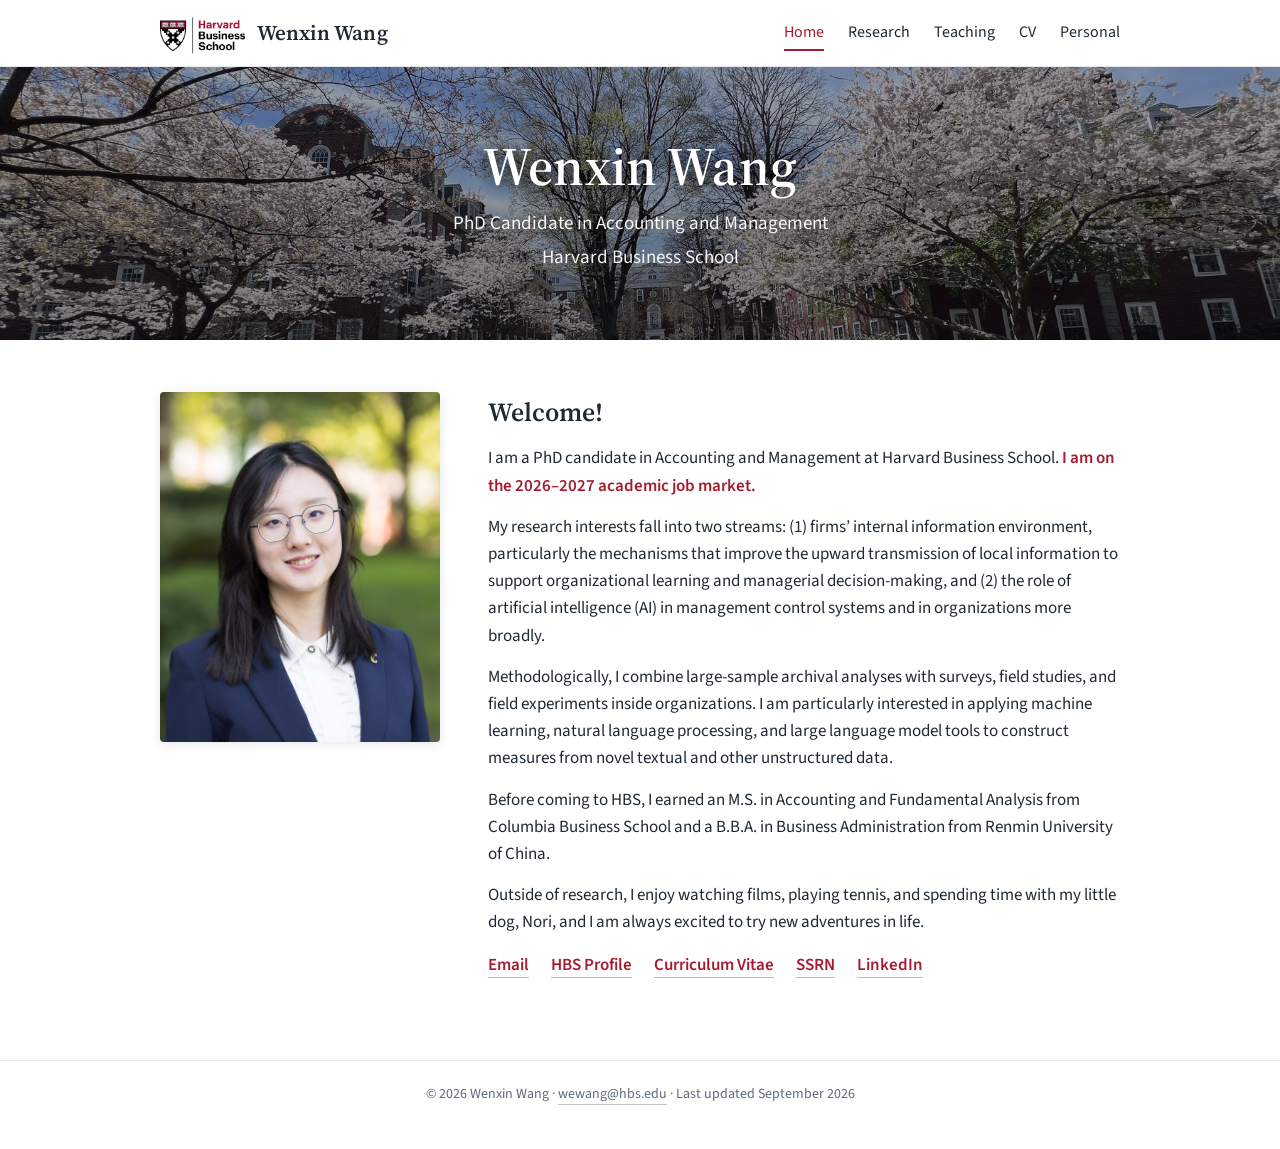
<file: index.html>
<!DOCTYPE html>
<html lang="en">
<head>
  <meta charset="UTF-8">
  <meta name="viewport" content="width=device-width, initial-scale=1.0">
  <title>Wenxin Wang</title>
  <meta name="description" content="Wenxin Wang is a PhD candidate in Accounting and Management at Harvard Business School on the 2026–2027 academic job market. Research on firms' internal information environment, upward information flows, and AI in management control systems.">
  <meta name="author" content="Wenxin Wang">
  <link rel="canonical" href="https://www.wenxin-wang.com/">
  <meta property="og:type" content="website">
  <meta property="og:title" content="Wenxin Wang — PhD Candidate, Harvard Business School">
  <meta property="og:description" content="PhD candidate in Accounting and Management at Harvard Business School, on the 2026–2027 academic job market.">
  <meta property="og:url" content="https://www.wenxin-wang.com/">
  <link rel="icon" href="favicon.svg" type="image/svg+xml">
  <link rel="preconnect" href="https://fonts.googleapis.com">
  <link rel="preconnect" href="https://fonts.gstatic.com" crossorigin>
  <link href="https://fonts.googleapis.com/css2?family=Source+Sans+3:ital,wght@0,400;0,600;1,400&family=Source+Serif+4:wght@400;600&display=swap" rel="stylesheet">
  <link rel="stylesheet" href="style.css?v=20260919c">
  <script data-goatcounter="https://wewang98.goatcounter.com/count" async src="https://gc.zgo.at/count.js"></script>
</head>
<body>

<header class="topbar">
  <div class="wrap">
    <a class="brand" href="index.html">
      <img src="images/hbs-logo.png" alt="Harvard Business School">
      <span>Wenxin Wang</span>
    </a>
    <nav aria-label="Main">
      <ul>
        <li><a href="index.html" aria-current="page">Home</a></li>
        <li><a href="research.html">Research</a></li>
        <li><a href="teaching.html">Teaching</a></li>
        <li><a href="cv.html">CV</a></li>
        <li><a href="personal.html">Personal</a></li>
      </ul>
    </nav>
  </div>
</header>

<section class="hero photo bg-campus">
  <h1>Wenxin Wang</h1>
  <p>PhD Candidate in Accounting and Management</p>
  <p>Harvard Business School</p>
</section>

<main class="wrap">

  <div class="intro">
    <img src="images/photo.jpg" alt="Wenxin Wang" width="640" height="800">
    <div>
      <h2>Welcome!</h2>
      <p>I am a PhD candidate in Accounting and Management at Harvard Business School. <strong class="hl">I am on the 2026–2027 academic job market.</strong></p>
      <p>My research interests fall into two streams: (1) firms’ internal information environment, particularly the mechanisms that improve the upward transmission of local information to support organizational learning and managerial decision-making, and (2) the role of artificial intelligence (AI) in management control systems and in organizations more broadly.</p>
      <p>Methodologically, I combine large-sample archival analyses with surveys, field studies, and field experiments inside organizations. I am particularly interested in applying machine learning, natural language processing, and large language model tools to construct measures from novel textual and other unstructured data.</p>
      <p>Before coming to HBS, I earned an M.S. in Accounting and Fundamental Analysis from Columbia Business School and a B.B.A. in Business Administration from Renmin University of China.</p>
      <p>Outside of research, I enjoy watching films, playing tennis, and spending time with my little dog, Nori, and I am always excited to try new adventures in life.</p>
      <ul class="links">
        <li><a href="mailto:wewang@hbs.edu">Email</a></li>
        <li><a href="https://www.hbs.edu/faculty/Pages/profile.aspx?facId=1377700" target="_blank" rel="noopener">HBS Profile</a></li>
        <li><a href="files/Wenxin_Wang_CV.pdf" target="_blank" rel="noopener">Curriculum Vitae</a></li>
        <li><a href="https://papers.ssrn.com/sol3/cf_dev/AbsByAuth.cfm?per_id=5625656" target="_blank" rel="noopener">SSRN</a></li>
        <li><a href="https://www.linkedin.com/in/wenxin-wang-821b02172/" target="_blank" rel="noopener">LinkedIn</a></li>
      </ul>
    </div>
  </div>

</main>

<footer>
  © 2026 Wenxin Wang · <a href="mailto:wewang@hbs.edu">wewang@hbs.edu</a> · Last updated September 2026
</footer>

</body>
</html>
</file>
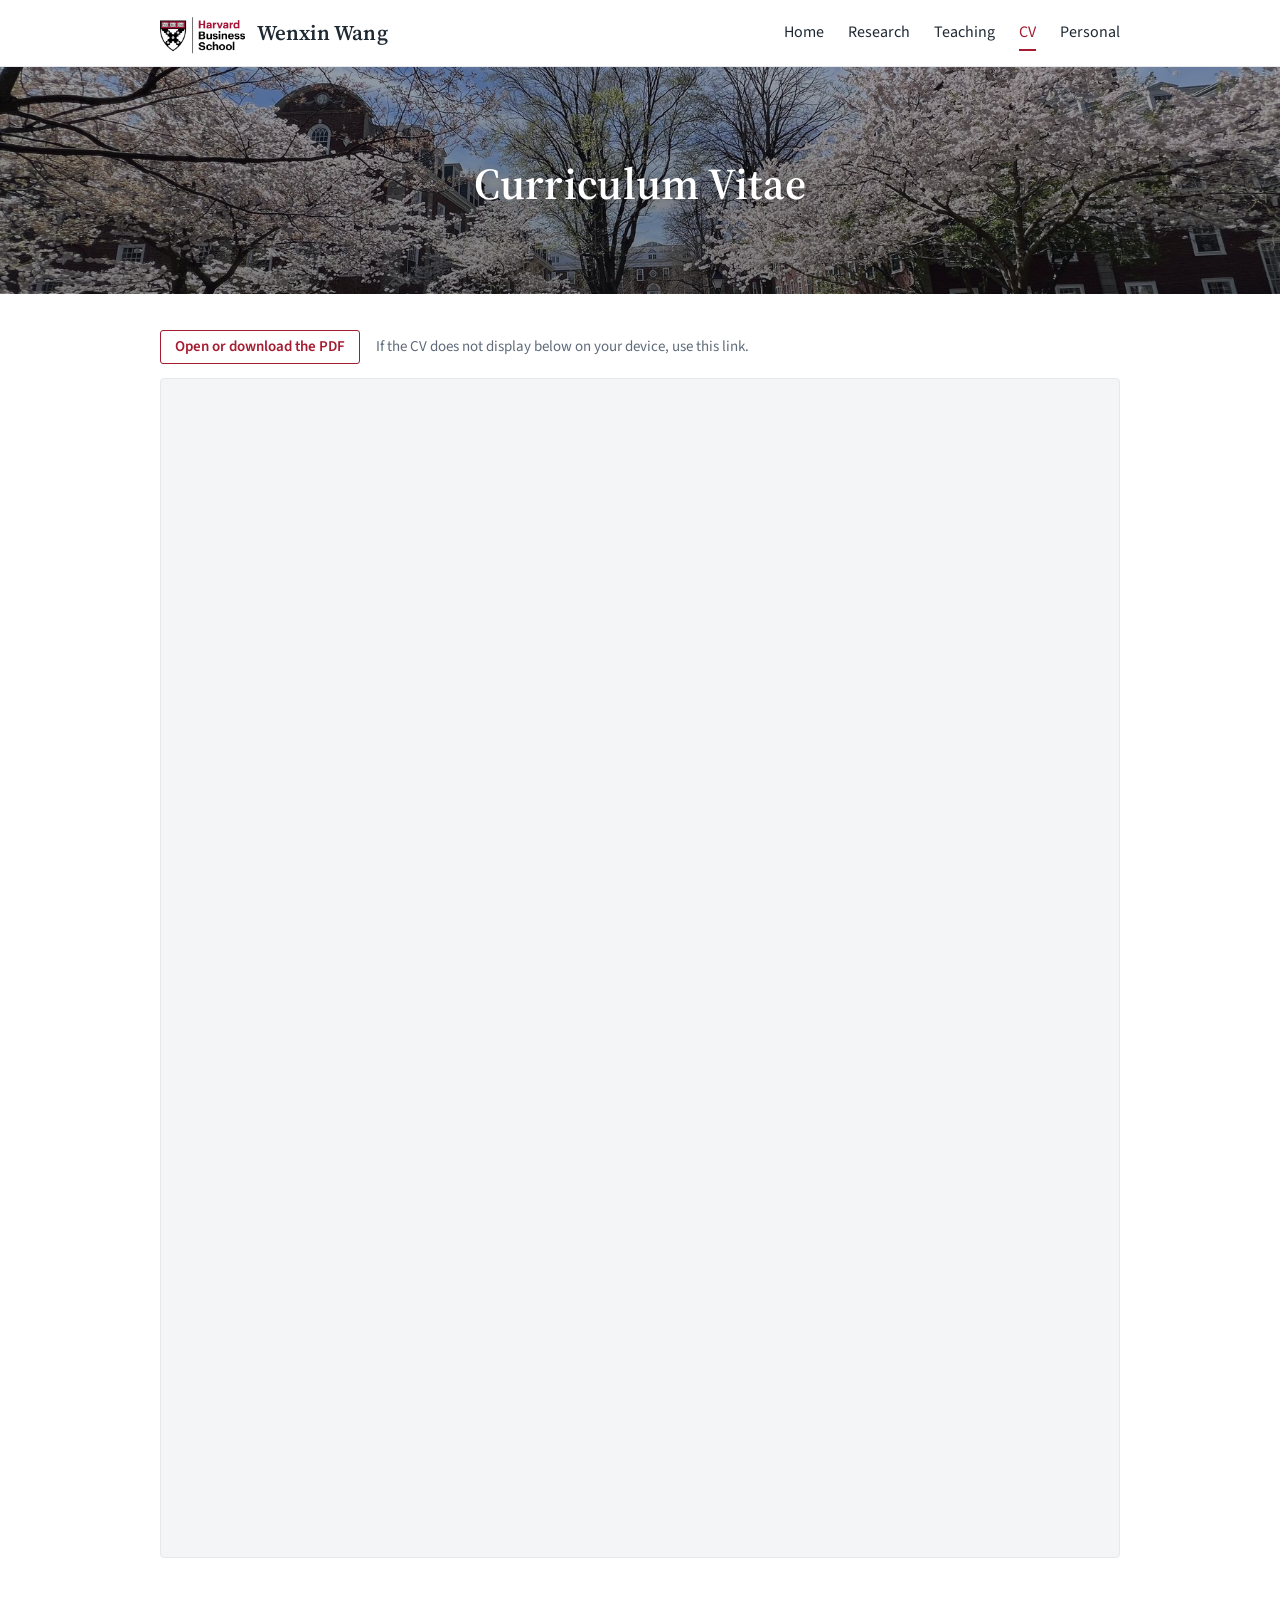
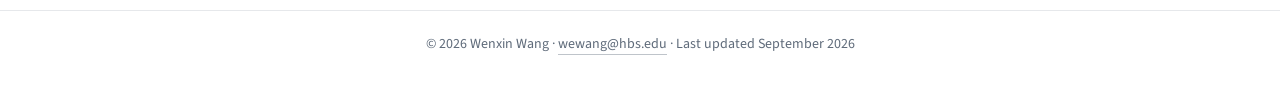
<file: cv.html>
<!DOCTYPE html>
<html lang="en">
<head>
  <meta charset="UTF-8">
  <meta name="viewport" content="width=device-width, initial-scale=1.0">
  <title>CV — Wenxin Wang</title>
  <meta name="description" content="Curriculum vitae of Wenxin Wang, PhD candidate in Accounting and Management at Harvard Business School.">
  <link rel="canonical" href="https://www.wenxin-wang.com/cv.html">
  <link rel="icon" href="favicon.svg" type="image/svg+xml">
  <link rel="preconnect" href="https://fonts.googleapis.com">
  <link rel="preconnect" href="https://fonts.gstatic.com" crossorigin>
  <link href="https://fonts.googleapis.com/css2?family=Source+Sans+3:ital,wght@0,400;0,600;1,400&family=Source+Serif+4:wght@400;600&display=swap" rel="stylesheet">
  <link rel="stylesheet" href="style.css?v=20260919c">
  <script data-goatcounter="https://wewang98.goatcounter.com/count" async src="https://gc.zgo.at/count.js"></script>
</head>
<body>

<header class="topbar">
  <div class="wrap">
    <a class="brand" href="index.html">
      <img src="images/hbs-logo.png" alt="Harvard Business School">
      <span>Wenxin Wang</span>
    </a>
    <nav aria-label="Main">
      <ul>
        <li><a href="index.html">Home</a></li>
        <li><a href="research.html">Research</a></li>
        <li><a href="teaching.html">Teaching</a></li>
        <li><a href="cv.html" aria-current="page">CV</a></li>
        <li><a href="personal.html">Personal</a></li>
      </ul>
    </nav>
  </div>
</header>

<section class="hero small photo bg-campus">
  <h1>Curriculum Vitae</h1>
</section>

<main class="wrap">

  <div class="cv-actions">
    <a class="btn" href="files/Wenxin_Wang_CV.pdf" target="_blank" rel="noopener">Open or download the PDF</a>
    <span class="note">If the CV does not display below on your device, use this link.</span>
  </div>
  <iframe class="cv-frame" src="files/Wenxin_Wang_CV.pdf#view=FitH" title="Curriculum vitae of Wenxin Wang (PDF)"></iframe>

</main>

<footer>
  © 2026 Wenxin Wang · <a href="mailto:wewang@hbs.edu">wewang@hbs.edu</a> · Last updated September 2026
</footer>

</body>
</html>
</file>
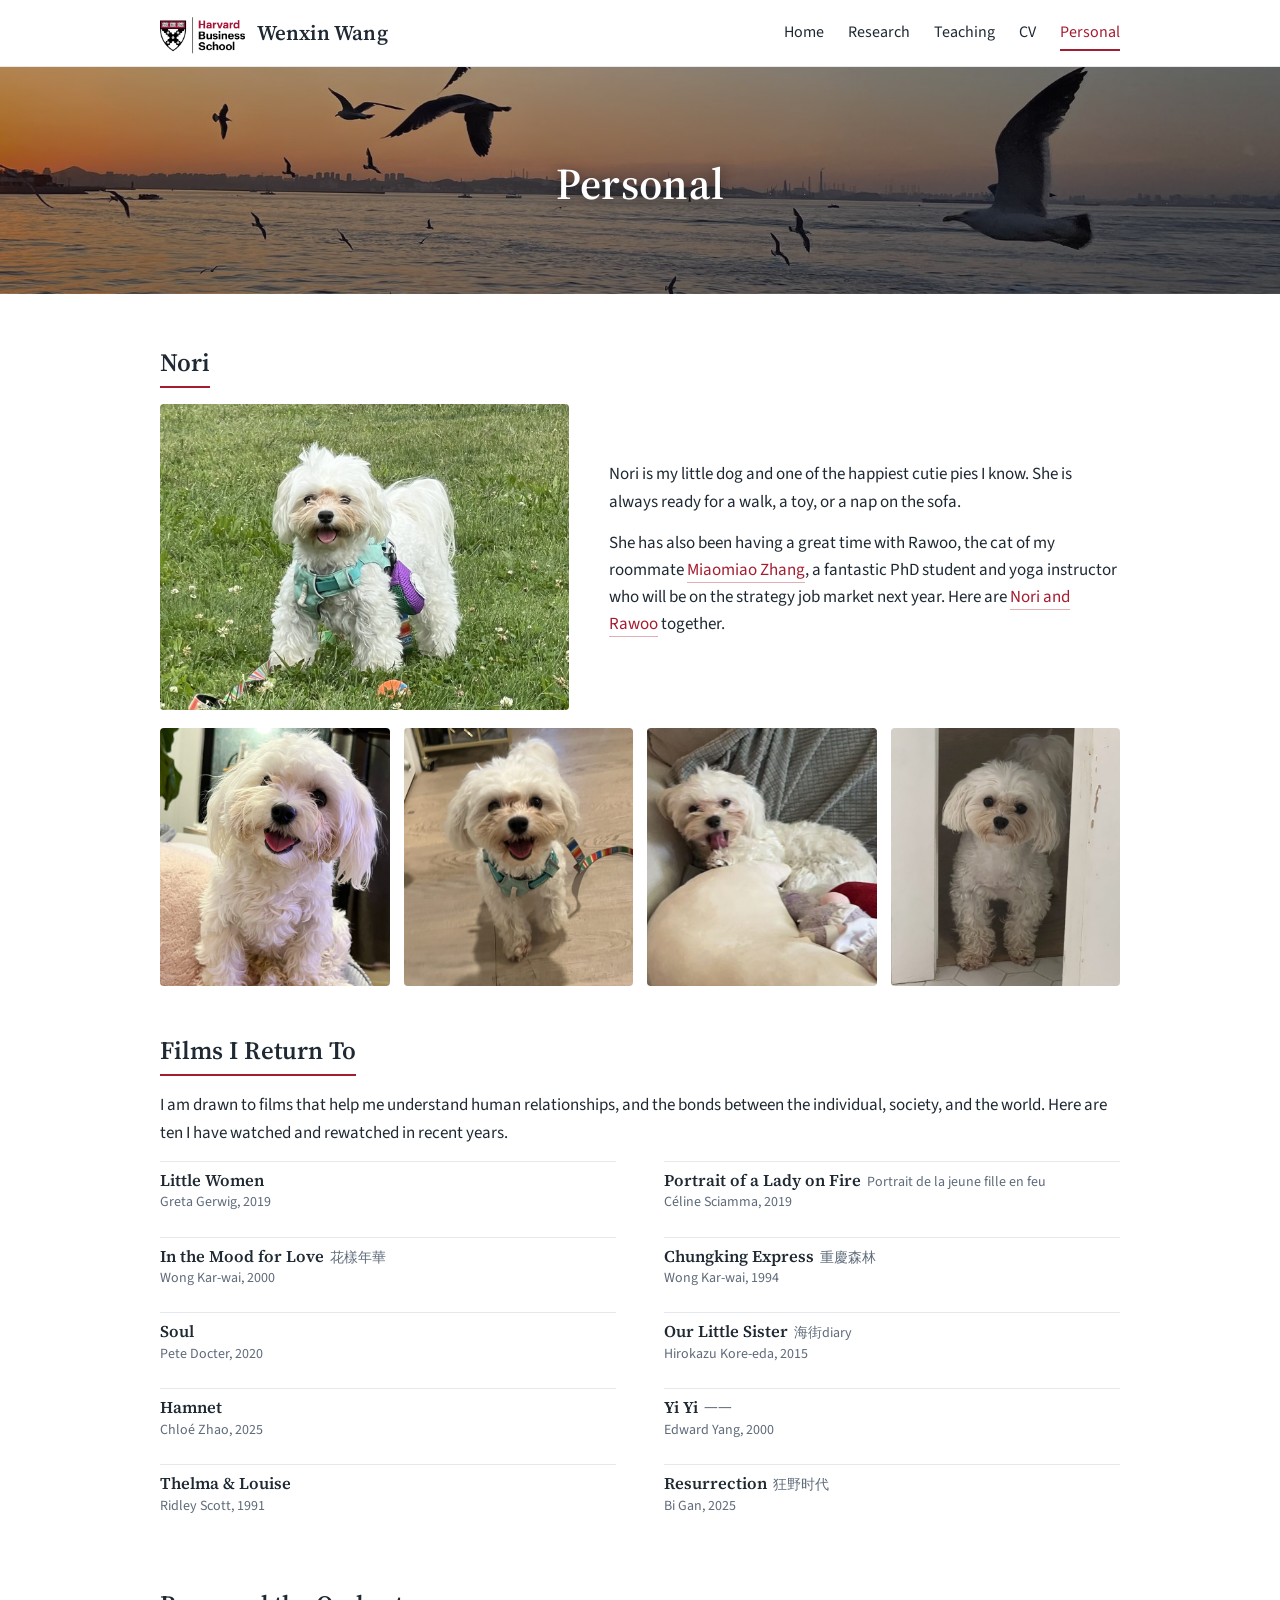
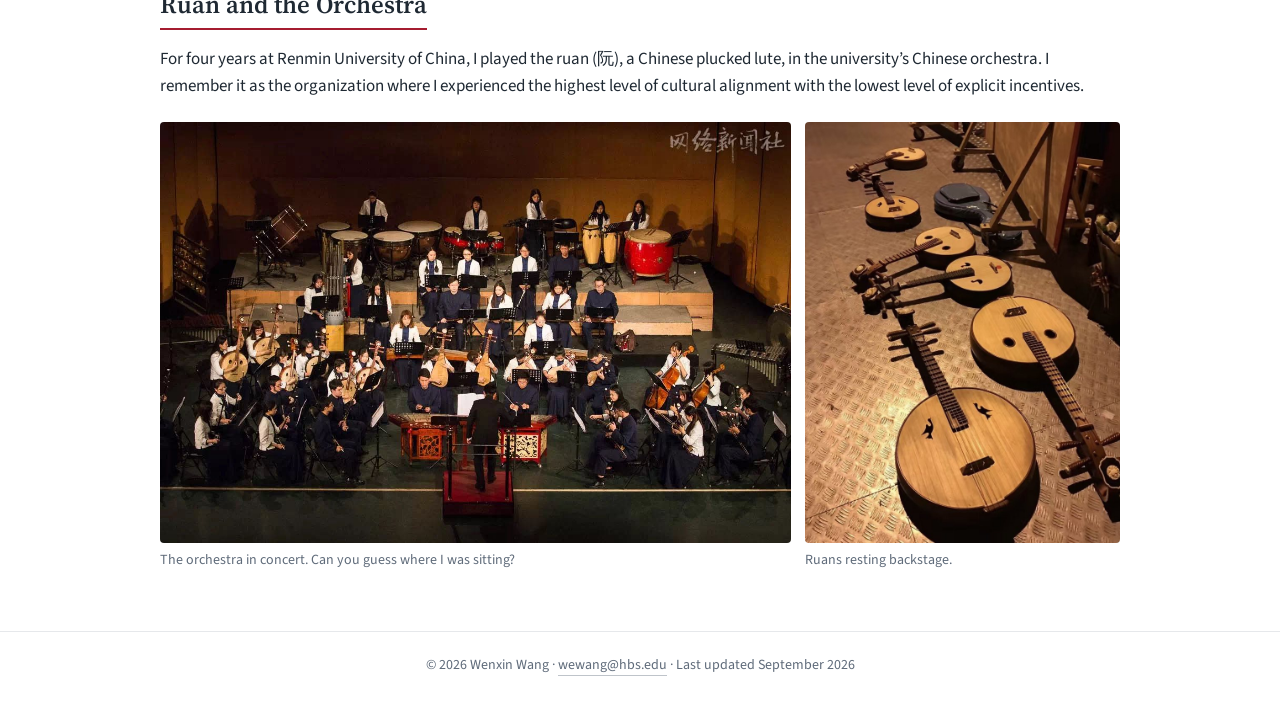
<file: personal.html>
<!DOCTYPE html>
<html lang="en">
<head>
  <meta charset="UTF-8">
  <meta name="viewport" content="width=device-width, initial-scale=1.0">
  <title>Personal — Wenxin Wang</title>
  <meta name="description" content="A little about Wenxin Wang outside of research: her dog Nori, the films she returns to, and four years playing the ruan in a Chinese orchestra.">
  <link rel="canonical" href="https://www.wenxin-wang.com/personal.html">
  <link rel="icon" href="favicon.svg" type="image/svg+xml">
  <link rel="preconnect" href="https://fonts.googleapis.com">
  <link rel="preconnect" href="https://fonts.gstatic.com" crossorigin>
  <link href="https://fonts.googleapis.com/css2?family=Source+Sans+3:ital,wght@0,400;0,600;1,400&family=Source+Serif+4:wght@400;600&display=swap" rel="stylesheet">
  <link rel="stylesheet" href="style.css?v=20260919c">
  <script data-goatcounter="https://wewang98.goatcounter.com/count" async src="https://gc.zgo.at/count.js"></script>
</head>
<body>

<header class="topbar">
  <div class="wrap">
    <a class="brand" href="index.html">
      <img src="images/hbs-logo.png" alt="Harvard Business School">
      <span>Wenxin Wang</span>
    </a>
    <nav aria-label="Main">
      <ul>
        <li><a href="index.html">Home</a></li>
        <li><a href="research.html">Research</a></li>
        <li><a href="teaching.html">Teaching</a></li>
        <li><a href="cv.html">CV</a></li>
        <li><a href="personal.html" aria-current="page">Personal</a></li>
      </ul>
    </nav>
  </div>
</header>

<section class="hero small photo bg-gulls">
  <h1>Personal</h1>
</section>

<main class="wrap">

  <section class="section" id="nori" style="padding-top:40px">
    <h2>Nori</h2>
    <div class="gallery-main">
      <img src="images/personal/nori-big.jpg" alt="Nori, a small white dog, standing on the grass with her tongue out" width="1200" height="900">
      <div>
        <p>Nori is my little dog and one of the happiest cutie pies I know. She is always ready for a walk, a toy, or a nap on the sofa.</p>
        <p>She has also been having a great time with Rawoo, the cat of my roommate <a href="https://miaomiaozhang.com/" target="_blank" rel="noopener">Miaomiao Zhang</a>, a fantastic PhD student and yoga instructor who will be on the strategy job market next year. Here are <a href="images/personal/nori-and-rawoo.jpg" target="_blank" rel="noopener">Nori and Rawoo</a> together.</p>
      </div>
    </div>
    <div class="thumbs">
      <img src="images/personal/nori-tilt.jpg?v=3" alt="Nori tilting her head and smiling" width="640" height="720" loading="lazy">
      <img src="images/personal/nori-run.jpg?v=3" alt="Nori running toward the camera" width="640" height="720" loading="lazy">
      <img src="images/personal/nori-sofa.jpg?v=3" alt="Nori yawning on the sofa next to her toy" width="640" height="720" loading="lazy">
      <img src="images/personal/nori-door.jpg?v=3" alt="Nori peeking through a doorway" width="640" height="720" loading="lazy">
    </div>
  </section>

  <section class="section" id="films">
    <h2>Films I Return To</h2>
    <p>I am drawn to films that help me understand human relationships, and the bonds between the individual, society, and the world. Here are ten I have watched and rewatched in recent years.</p>
    <ul class="films">
      <li>
        <h3 class="film-title">Little Women</h3>
        <p class="film-meta">Greta Gerwig, 2019</p>
      </li>
      <li>
        <h3 class="film-title">Portrait of a Lady on Fire <span class="orig">Portrait de la jeune fille en feu</span></h3>
        <p class="film-meta">Céline Sciamma, 2019</p>
      </li>
      <li>
        <h3 class="film-title">In the Mood for Love <span class="orig">花樣年華</span></h3>
        <p class="film-meta">Wong Kar-wai, 2000</p>
      </li>
      <li>
        <h3 class="film-title">Chungking Express <span class="orig">重慶森林</span></h3>
        <p class="film-meta">Wong Kar-wai, 1994</p>
      </li>
      <li>
        <h3 class="film-title">Soul</h3>
        <p class="film-meta">Pete Docter, 2020</p>
      </li>
      <li>
        <h3 class="film-title">Our Little Sister <span class="orig">海街diary</span></h3>
        <p class="film-meta">Hirokazu Kore-eda, 2015</p>
      </li>
      <li>
        <h3 class="film-title">Hamnet</h3>
        <p class="film-meta">Chloé Zhao, 2025</p>
      </li>
      <li>
        <h3 class="film-title">Yi Yi <span class="orig">一一</span></h3>
        <p class="film-meta">Edward Yang, 2000</p>
      </li>
      <li>
        <h3 class="film-title">Thelma &amp; Louise</h3>
        <p class="film-meta">Ridley Scott, 1991</p>
      </li>
      <li>
        <h3 class="film-title">Resurrection <span class="orig">狂野时代</span></h3>
        <p class="film-meta">Bi Gan, 2025</p>
      </li>
    </ul>
  </section>

  <section class="section" id="ruan">
    <h2>Ruan and the Orchestra</h2>
    <p>For four years at Renmin University of China, I played the ruan (阮), a Chinese plucked lute, in the university’s Chinese orchestra. I remember it as the organization where I experienced the highest level of cultural alignment with the lowest level of explicit incentives.</p>
    <div class="duo">
      <figure>
        <img src="images/personal/orchestra.jpg" alt="The Chinese orchestra on stage during a concert, seen from above" width="1200" height="800" loading="lazy">
        <figcaption>The orchestra in concert. Can you guess where I was sitting?</figcaption>
      </figure>
      <figure>
        <img src="images/personal/ruans.jpg" alt="Several ruans laid out on the stage floor" width="750" height="1000" loading="lazy">
        <figcaption>Ruans resting backstage.</figcaption>
      </figure>
    </div>
  </section>

</main>

<footer>
  © 2026 Wenxin Wang · <a href="mailto:wewang@hbs.edu">wewang@hbs.edu</a> · Last updated September 2026
</footer>

</body>
</html>
</file>
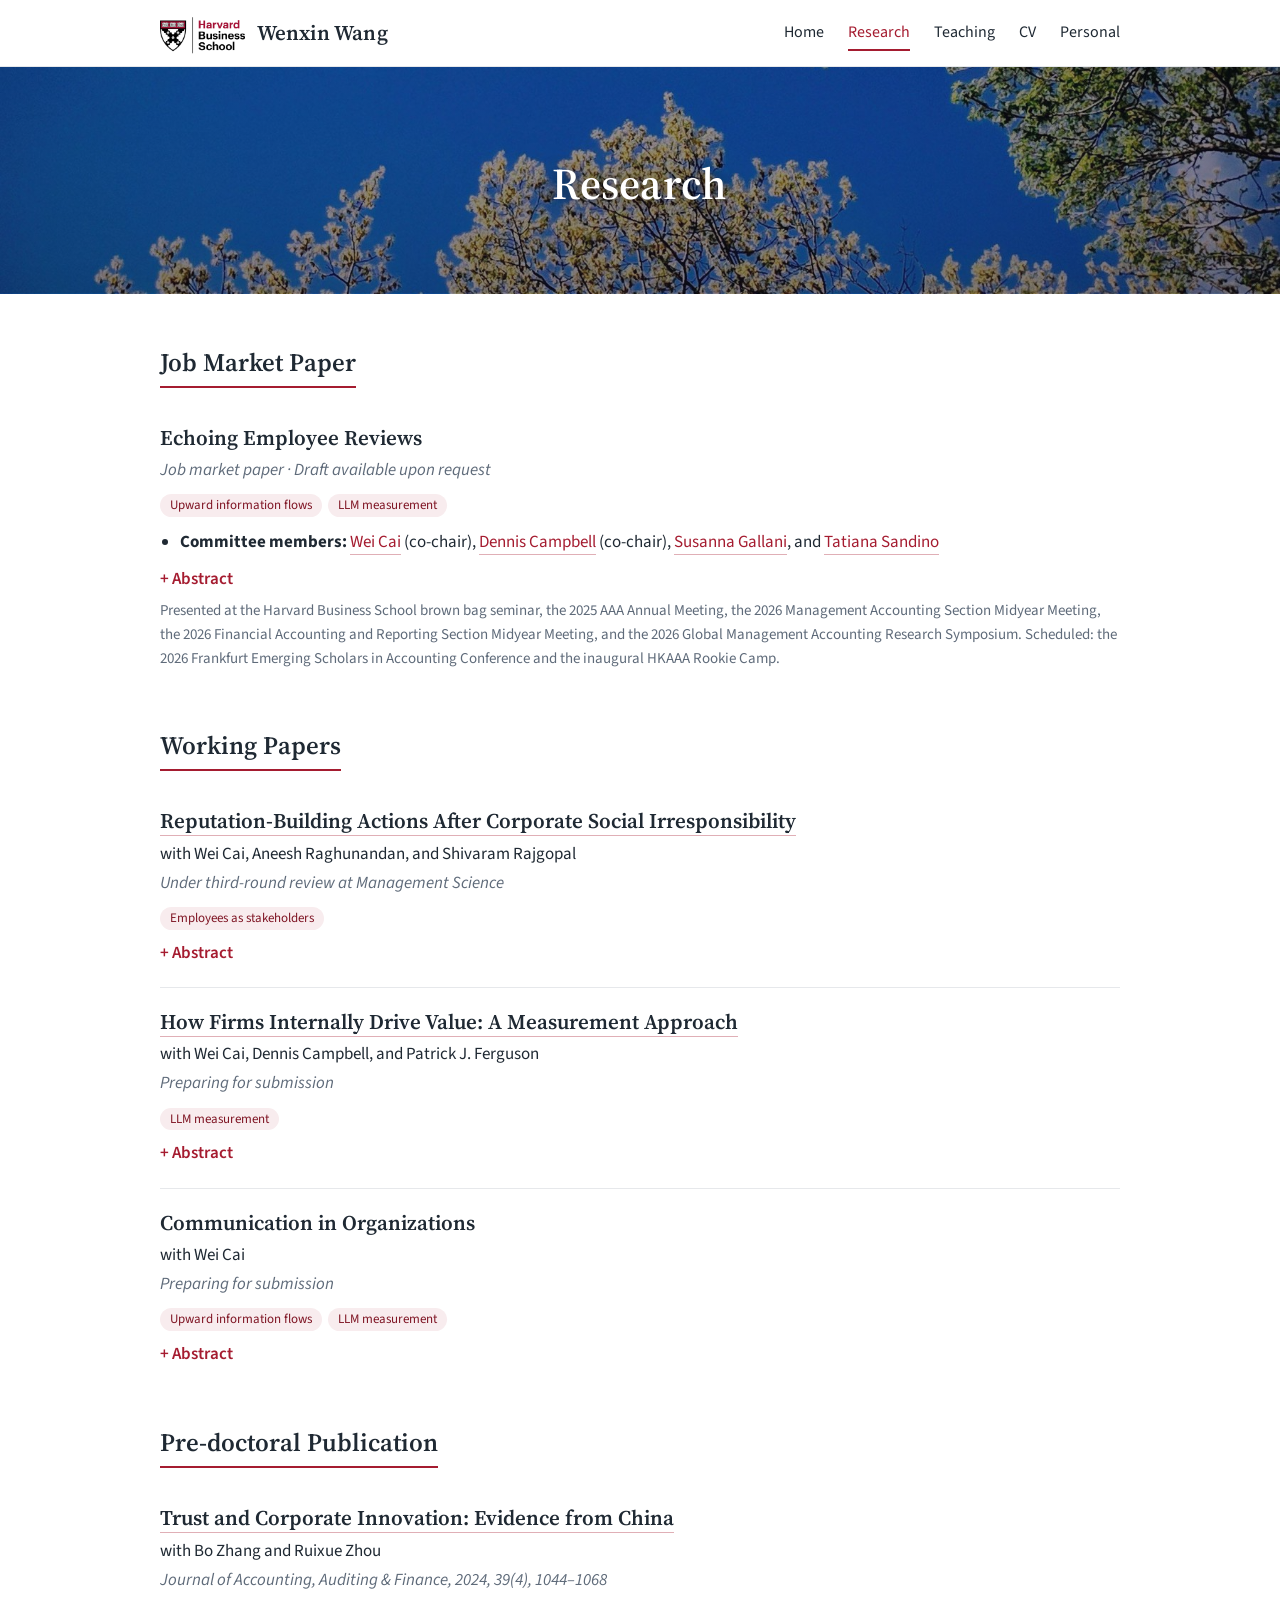
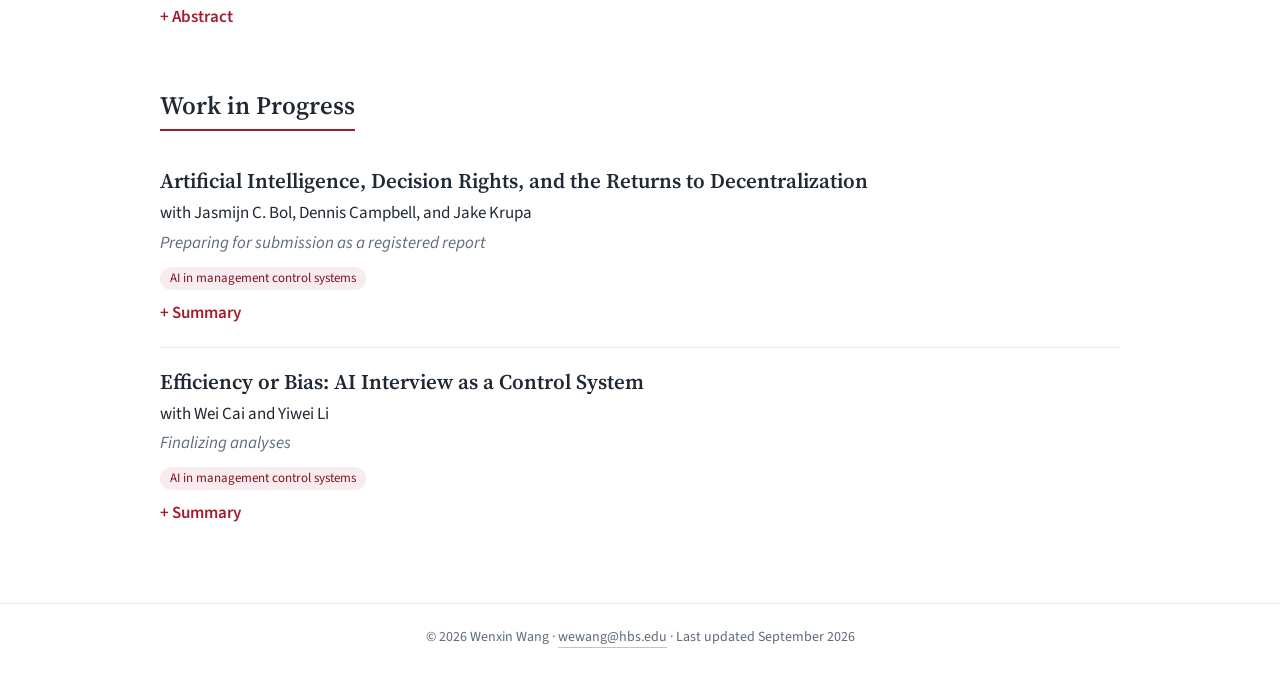
<file: research.html>
<!DOCTYPE html>
<html lang="en">
<head>
  <meta charset="UTF-8">
  <meta name="viewport" content="width=device-width, initial-scale=1.0">
  <title>Research — Wenxin Wang</title>
  <meta name="description" content="Research by Wenxin Wang: job market paper Echoing Employee Reviews, working papers on communication in organizations, value drivers, and reputation-building after corporate social irresponsibility, and field projects on AI in management control systems.">
  <link rel="canonical" href="https://www.wenxin-wang.com/research.html">
  <link rel="icon" href="favicon.svg" type="image/svg+xml">
  <link rel="preconnect" href="https://fonts.googleapis.com">
  <link rel="preconnect" href="https://fonts.gstatic.com" crossorigin>
  <link href="https://fonts.googleapis.com/css2?family=Source+Sans+3:ital,wght@0,400;0,600;1,400&family=Source+Serif+4:wght@400;600&display=swap" rel="stylesheet">
  <link rel="stylesheet" href="style.css?v=20260919c">
  <script data-goatcounter="https://wewang98.goatcounter.com/count" async src="https://gc.zgo.at/count.js"></script>
</head>
<body>

<header class="topbar">
  <div class="wrap">
    <a class="brand" href="index.html">
      <img src="images/hbs-logo.png" alt="Harvard Business School">
      <span>Wenxin Wang</span>
    </a>
    <nav aria-label="Main">
      <ul>
        <li><a href="index.html">Home</a></li>
        <li><a href="research.html" aria-current="page">Research</a></li>
        <li><a href="teaching.html">Teaching</a></li>
        <li><a href="cv.html">CV</a></li>
        <li><a href="personal.html">Personal</a></li>
      </ul>
    </nav>
  </div>
</header>

<section class="hero small photo bg-blossom">
  <h1>Research</h1>
</section>

<main class="wrap">


  <section class="papers" id="jmp">
    <h2>Job Market Paper</h2>

    <article class="paper">
      <h3 class="title">Echoing Employee Reviews</h3>
      <p class="status">Job market paper · Draft available upon request</p>
      <ul class="tags">
        <li>Upward information flows</li>
        <li>LLM measurement</li>
      </ul>
      <ul class="meta">
        <li><strong>Committee members:</strong> <a href="https://business.columbia.edu/faculty/people/wei-cai" target="_blank" rel="noopener">Wei Cai</a> (co-chair), <a href="https://www.hbs.edu/faculty/Pages/profile.aspx?facId=10677" target="_blank" rel="noopener">Dennis Campbell</a> (co-chair), <a href="https://www.hbs.edu/faculty/Pages/profile.aspx?facId=774593" target="_blank" rel="noopener">Susanna Gallani</a>, and <a href="https://www.hbs.edu/faculty/Pages/profile.aspx?facId=10699" target="_blank" rel="noopener">Tatiana Sandino</a></li>
      </ul>
      <details>
        <summary>Abstract</summary>
        <p>This paper examines the incentives behind, and the consequences of, firms’ engagement with employee reviews. Using 367,749 reviews and firm responses from 237 firms between 2007 and 2024, together with a survey of 148 HR professionals, I address two questions: whether, why, and how firms engage with and respond to employee reviews, and how current employees (insiders) and prospective employees (outsiders) react to those responses. I apply an information-processing framework to employee reviews, under which firms’ decisions to acquire and integrate the information are unobservable but inferable from the responses they post. I classify the sentences in firms’ responses by whether they could have been written without reading the review (template) or presuppose that the firm read it (tailored), and, within tailored content, by whether they address the situation as it stands or seek further information and commit the firm to act. I find that firms produce more tailored content where employees are less satisfied and where reviews raise previously unsurfaced topics, consistent with processing being undertaken where its return is higher. Conditional on responding, tailored content is associated with subsequent improvements in employee satisfaction while template content is associated with deterioration, and topic-level engagement with the concerns raised in reviews is followed by fewer complaints on the same topic. Survey evidence further indicates that firms escalate review content internally and act on it, as committed in their responses. By contrast, response composition is largely unrelated to labor market attractiveness, with the exploratory exception of responses that publicly contest the reviewer’s account. The findings indicate that employee review platforms can inform managerial decision-making, conditional on firms processing what appears on them rather than replying generically.</p>
      </details>
      <p class="note">Presented at the Harvard Business School brown bag seminar, the 2025 AAA Annual Meeting, the 2026 Management Accounting Section Midyear Meeting, the 2026 Financial Accounting and Reporting Section Midyear Meeting, and the 2026 Global Management Accounting Research Symposium. Scheduled: the 2026 Frankfurt Emerging Scholars in Accounting Conference and the inaugural HKAAA Rookie Camp.</p>
    </article>
  </section>

  <section class="papers" id="working-papers">
    <h2>Working Papers</h2>

    <article class="paper">
      <h3 class="title"><a href="https://ssrn.com/abstract=4305248" target="_blank" rel="noopener">Reputation-Building Actions After Corporate Social Irresponsibility</a></h3>
      <p class="authors">with Wei Cai, Aneesh Raghunandan, and Shivaram Rajgopal</p>
      <p class="status">Under third-round review at <span class="venue">Management Science</span></p>
      <ul class="tags">
        <li>Employees as stakeholders</li>
      </ul>
      <details>
        <summary>Abstract</summary>
        <p>We examine the nature and consequences of disclosed corporate reputation-building actions following major violations of environmental and social (labor and consumer safety) laws. We construct a novel dataset of potential reputation-building actions that firms publicly disclose, based on hand-classification of 21,932 press releases surrounding 411 serious violations (e.g., an oil spill or a major labor lawsuit verdict). We find that firms disclose more reputation-building actions after such violations, but the disclosed actions typically do not benefit the stakeholders affected by the underlying violation. Instead, firms’ public disclosures disproportionately emphasize customer- and investor-relevant actions, including customer-oriented actions irrespective of violation type and employee- and shareholder-oriented actions after environmental (but not social) violations. Regarding consequences, increased environmental or social disclosures correlate with lower future rates of recidivism when topically aligned with the subsequent compliance outcome. Finally, the stock market responds positively to disclosed actions targeted at shareholders and customers, but not to those aimed at other stakeholder groups, suggesting that investor responses are, on average, primarily financial rather than broadly prosocial. These findings highlight a divergence between remedial needs and the actions firms choose to highlight publicly, emphasizing reputation management toward financially relevant stakeholders.</p>
      </details>
    </article>

    <article class="paper">
      <h3 class="title"><a href="https://ssrn.com/abstract=4413808" target="_blank" rel="noopener">How Firms Internally Drive Value: A Measurement Approach</a></h3>
      <p class="authors">with Wei Cai, Dennis Campbell, and Patrick J. Ferguson</p>
      <p class="status">Preparing for submission</p>
      <ul class="tags">
        <li>LLM measurement</li>
      </ul>
      <details>
        <summary>Abstract</summary>
        <p>Researchers have long sought to understand how firms internally drive value. Management accounting research, in particular, has developed for decades the seminal concept of value drivers, which represent the internal financial and non-financial processes through which firms create value. However, the lack of consistent and publicly available data capturing these internal activities has constrained empirical research from broadly examining firm-level value creation. In this study, we develop new text-based measures to systematically capture firms’ financial and non-financial value drivers by applying a large language model (LLM) to over 318,000 archived snapshots of public U.S. firms’ website homepages (1995–2020) from the Wayback Machine. Leveraging established conceptual frameworks from accounting literature, we construct standardized annual measures of nine value drivers. Our measures exhibit meaningful variation over time and demonstrate distinct patterns both within and across industries. We validate each of the nine value drivers through associations with established financial-statement and external-rating proxies. Additionally, we demonstrate the usefulness of our measures by testing two hypotheses about long-term firm value: that emphasis on non-financial value drivers predicts higher long-horizon firm value, and that misalignment between firms’ stated organizational objectives and their realized homepage emphasis predicts lower long-horizon firm value. By offering a replicable methodology for quantifying firms’ value drivers using publicly accessible historical website data, our study enables researchers to more comprehensively understand how firms internally drive value.</p>
      </details>
    </article>

    <article class="paper">
      <h3 class="title">Communication in Organizations</h3>
      <p class="authors">with Wei Cai</p>
      <p class="status">Preparing for submission</p>
      <ul class="tags">
        <li>Upward information flows</li>
        <li>LLM measurement</li>
      </ul>
      <details>
        <summary>Abstract</summary>
        <p>Communication is a pervasive organizational activity that is difficult to observe from the outside. We construct novel firm-year measures of internal communication quality using a two-stage NLP pipeline applied to Glassdoor employee reviews from 2008 to 2024. A fine-tuned BERT classifier identifies communication-related sentences, which a GPT model then classifies by direction (top-down versus bottom-up) and evaluates on a sentiment scale. Applying these measures to S&amp;P 1500 firms, we find that firms in which employees perceive communication more favorably exhibit higher Tobin’s Q, greater R&amp;D intensity, more patent activity, and faster earnings announcements. The associations are directionally asymmetric: top-down communication perception is most strongly correlated with productivity, while bottom-up communication perception is the primary correlate of innovation and information environment quality. The productivity associations are strongest when both communication directions score highly together. Together, these results suggest that internal communication is a meaningful organizational attribute that varies systematically across firms and correlates with economically important outcomes.</p>
      </details>
    </article>
  </section>

  <section class="papers" id="publications">
    <h2>Pre-doctoral Publication</h2>

    <article class="paper">
      <h3 class="title"><a href="https://doi.org/10.1177/0148558X221091805" target="_blank" rel="noopener">Trust and Corporate Innovation: Evidence from China</a></h3>
      <p class="authors">with Bo Zhang and Ruixue Zhou</p>
      <p class="status"><span class="venue">Journal of Accounting, Auditing &amp; Finance</span>, 2024, 39(4), 1044–1068</p>
      <details>
        <summary>Abstract</summary>
        <p>Using a sample of Chinese listed firms from 2007 to 2017, this study investigates the impact of trust on corporate innovation. We find that firms located in provinces with higher trust levels have both higher innovation inputs and outputs, indicating trust plays an important role in promoting corporate innovation. We further document that this association is more pronounced for firms with a higher degree of information asymmetry between boards and managers, and when CEOs have stronger incentives to engage in opportunistic behavior in innovation activities. In addition, we find that forced CEO turnover-performance sensitivity is lower and managers are less likely to underinvest in R&amp;D in high trust areas, suggesting trust enhances corporate innovation through relationship alignment between shareholders and managers. We also find that trust promotes not only the quantity but also the quality of corporate innovation. Our study complements existing research that investigates factors encouraging corporate innovation and extends a growing body of literature that examines the impact of trust on corporate decisions.</p>
      </details>
    </article>
  </section>

  <section class="papers" id="in-progress">
    <h2>Work in Progress</h2>

    <article class="paper">
      <h3 class="title">Artificial Intelligence, Decision Rights, and the Returns to Decentralization</h3>
      <p class="authors">with Jasmijn C. Bol, Dennis Campbell, and Jake Krupa</p>
      <p class="status">Preparing for submission as a registered report</p>
      <ul class="tags">
        <li>AI in management control systems</li>
      </ul>
      <details>
        <summary>Summary</summary>
        <p>This project examines whether and how AI reshapes the classic trade-off over where within the firm decision rights should reside. AI creates a new margin in the economics of authority: it can embed information, expertise, and coordination support at the point of decision while leaving final judgment with employees who possess local knowledge, changing both which allocations of authority are feasible and how motivating delegated authority is to exercise. We test this argument in scheduling decisions at two care organizations: a randomized field experiment at a U.S. home care organization that shifts scheduling authority to caregivers and randomly varies their access to AI-enabled decision support, and a study of a European mental health care organization’s transition to AI-supported self-scheduling.</p>
      </details>
    </article>

    <article class="paper">
      <h3 class="title">Efficiency or Bias: AI Interview as a Control System</h3>
      <p class="authors">with Wei Cai and Yiwei Li</p>
      <p class="status">Finalizing analyses</p>
      <ul class="tags">
        <li>AI in management control systems</li>
      </ul>
      <details>
        <summary>Summary</summary>
        <p>This project examines the role of AI in employee selection systems. AI can streamline the acquisition of the private information that job seekers reveal in interviews and integrate it more consistently into hiring decisions, but it may also embed bias, both in how it acquires and processes soft information and through the data on which it is trained. We take both archival and field approaches. In the archival analysis, we identify when and which firms adopt AI interview systems and relate adoption to recruiting-related outcomes. In the field study, we partner with an organization that staggered the rollout of an AI interview system for its blue-collar jobs to study the effect on employee–firm match and the underlying mechanisms.</p>
      </details>
    </article>
  </section>

</main>

<footer>
  © 2026 Wenxin Wang · <a href="mailto:wewang@hbs.edu">wewang@hbs.edu</a> · Last updated September 2026
</footer>

</body>
</html>
</file>
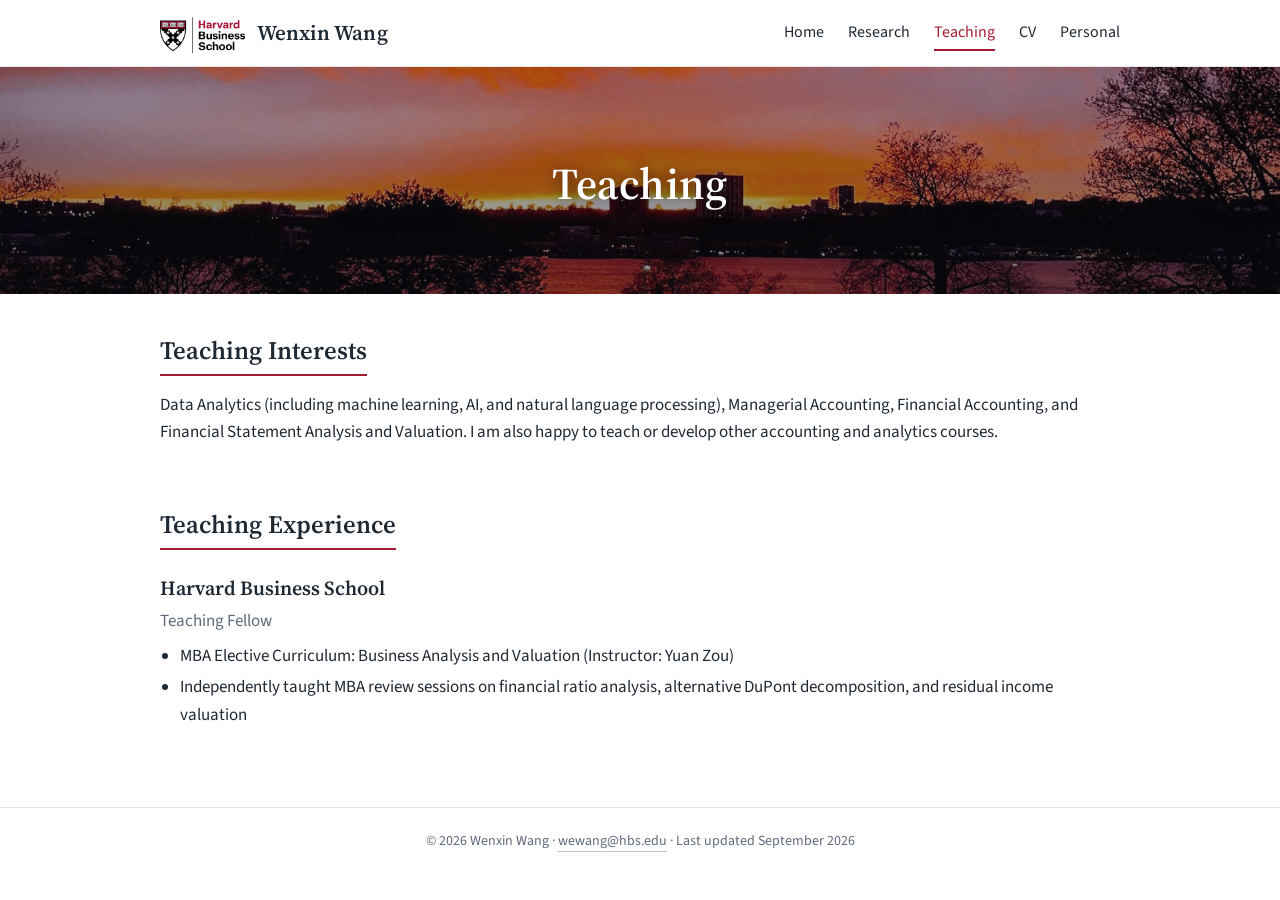
<file: teaching.html>
<!DOCTYPE html>
<html lang="en">
<head>
  <meta charset="UTF-8">
  <meta name="viewport" content="width=device-width, initial-scale=1.0">
  <title>Teaching — Wenxin Wang</title>
  <meta name="description" content="Teaching interests and experience of Wenxin Wang, PhD candidate in Accounting and Management at Harvard Business School: data analytics and AI for accounting, managerial accounting, financial accounting, and financial statement analysis and valuation.">
  <link rel="canonical" href="https://www.wenxin-wang.com/teaching.html">
  <link rel="icon" href="favicon.svg" type="image/svg+xml">
  <link rel="preconnect" href="https://fonts.googleapis.com">
  <link rel="preconnect" href="https://fonts.gstatic.com" crossorigin>
  <link href="https://fonts.googleapis.com/css2?family=Source+Sans+3:ital,wght@0,400;0,600;1,400&family=Source+Serif+4:wght@400;600&display=swap" rel="stylesheet">
  <link rel="stylesheet" href="style.css?v=20260919c">
  <script data-goatcounter="https://wewang98.goatcounter.com/count" async src="https://gc.zgo.at/count.js"></script>
</head>
<body>

<header class="topbar">
  <div class="wrap">
    <a class="brand" href="index.html">
      <img src="images/hbs-logo.png" alt="Harvard Business School">
      <span>Wenxin Wang</span>
    </a>
    <nav aria-label="Main">
      <ul>
        <li><a href="index.html">Home</a></li>
        <li><a href="research.html">Research</a></li>
        <li><a href="teaching.html" aria-current="page">Teaching</a></li>
        <li><a href="cv.html">CV</a></li>
        <li><a href="personal.html">Personal</a></li>
      </ul>
    </nav>
  </div>
</header>

<section class="hero small photo bg-river">
  <h1>Teaching</h1>
</section>

<main class="wrap">

  <section class="section">
    <h2>Teaching Interests</h2>
    <p>Data Analytics (including machine learning, AI, and natural language processing), Managerial Accounting, Financial Accounting, and Financial Statement Analysis and Valuation. I am also happy to teach or develop other accounting and analytics courses.</p>
  </section>

  <section class="section">
    <h2>Teaching Experience</h2>

    <div class="course">
      <h3>Harvard Business School</h3>
      <p class="meta">Teaching Fellow</p>
      <ul>
        <li>MBA Elective Curriculum: Business Analysis and Valuation (Instructor: Yuan Zou)</li>
        <li>Independently taught MBA review sessions on financial ratio analysis, alternative DuPont decomposition, and residual income valuation</li>
      </ul>
    </div>
  </section>

</main>

<footer>
  © 2026 Wenxin Wang · <a href="mailto:wewang@hbs.edu">wewang@hbs.edu</a> · Last updated September 2026
</footer>

</body>
</html>
</file>
<file: style.css>
/* Wenxin Wang — personal academic website
   Plain CSS, no build step. Colors: HBS crimson accent on white. */

:root {
  --crimson: #a51c30;
  --crimson-dark: #7f1524;
  --crimson-tint: #f8ecee;
  --ink: #1f2933;
  --muted: #5f6b7a;
  --rule: #e6e8eb;
  --bg: #ffffff;
  --maxw: 1000px;
  --serif: "Source Serif 4", Georgia, "Times New Roman", serif;
  --sans: "Source Sans 3", "Helvetica Neue", Helvetica, Arial, sans-serif;
}

* { box-sizing: border-box; }

html { scroll-behavior: smooth; }

body {
  margin: 0;
  background: var(--bg);
  color: var(--ink);
  font-family: var(--sans);
  font-size: 17px;
  line-height: 1.6;
  -webkit-font-smoothing: antialiased;
}

a {
  color: var(--crimson);
  text-decoration: none;
  border-bottom: 1px solid rgba(165, 28, 48, 0.35);
}
a:hover { border-bottom-color: var(--crimson); }

.wrap {
  max-width: var(--maxw);
  margin: 0 auto;
  padding-inline: 20px;
}

/* ---------- Top bar ---------- */
.topbar {
  background: #fff;
  border-bottom: 1px solid var(--rule);
}
.topbar .wrap {
  display: flex;
  align-items: center;
  justify-content: space-between;
  gap: 16px 28px;
  flex-wrap: wrap;
  min-height: 66px;
  padding-block: 10px;
}
.brand {
  display: flex;
  align-items: center;
  gap: 12px;
  border: none;
  color: var(--ink);
}
.brand img { height: 42px; width: auto; display: block; }
.brand span {
  font-family: var(--serif);
  font-size: 21px;
  font-weight: 600;
  letter-spacing: 0.2px;
}
nav ul {
  list-style: none;
  margin: 0;
  padding: 0;
  display: flex;
  gap: 24px;
  flex-wrap: wrap;
}
nav a {
  border: none;
  color: var(--ink);
  font-size: 16px;
  padding: 6px 0;
  border-bottom: 2px solid transparent;
}
nav a:hover,
nav a[aria-current="page"] {
  color: var(--crimson);
  border-bottom-color: var(--crimson);
}

/* ---------- Hero band ---------- */
.hero {
  position: relative;
  overflow: hidden;
  background: var(--crimson);
  color: #fff;
  text-align: center;
  padding: 68px 20px 62px;
}
.hero::before {
  /* subtle diagonal texture, like a patterned banner */
  content: "";
  position: absolute;
  inset: 0;
  background: repeating-linear-gradient(
    135deg,
    rgba(255, 255, 255, 0.055) 0 2px,
    transparent 2px 16px
  );
  pointer-events: none;
}
.hero > * { position: relative; }
.hero h1 {
  font-family: var(--serif);
  font-weight: 600;
  font-size: clamp(34px, 6vw, 54px);
  line-height: 1.15;
  margin: 0 0 12px;
  letter-spacing: 0.3px;
}
.hero p {
  margin: 4px 0;
  font-size: clamp(16px, 2.3vw, 19px);
  opacity: 0.95;
}
.hero.small { padding: 92px 20px 84px; }
.hero.small h1 { font-size: clamp(30px, 5vw, 44px); margin: 0; }

/* Photo banners: class "photo" plus one bg-* class per page, under a dark wash */
.hero.photo {
  background-size: cover;
  background-position: center 45%;
}
.hero.photo::before { display: none; }
.hero.bg-campus {   /* Home: HBS campus in bloom */
  background-image: linear-gradient(rgba(15, 15, 25, 0.38), rgba(15, 15, 25, 0.50)), url("images/banner-campus.jpg");
  background-position: center 45%;
}
.hero.bg-gulls {    /* Personal: seagulls at sunset */
  background-image: linear-gradient(rgba(15, 15, 25, 0.30), rgba(15, 15, 25, 0.45)), url("images/banner-gulls-2.jpg");
  background-position: center 50%;
}
.hero.bg-blossom {  /* Research: blossoms and blue sky */
  background-image: linear-gradient(rgba(15, 15, 25, 0.40), rgba(15, 15, 25, 0.50)), url("images/banner-blossom.jpg");
  background-position: center 40%;
}
.hero.bg-river {    /* Teaching: Charles River sunset */
  background-image: linear-gradient(rgba(15, 15, 25, 0.30), rgba(15, 15, 25, 0.45)), url("images/banner-river.jpg");
  background-position: center 68%;
}
.hero.photo h1,
.hero.photo p { text-shadow: 0 1px 14px rgba(0, 0, 0, 0.5); }

/* ---------- Home: photo + bio ---------- */
.intro {
  display: grid;
  grid-template-columns: 280px 1fr;
  gap: 48px;
  align-items: start;
  padding: 52px 0 28px;
}
.intro img {
  width: 100%;
  height: auto;
  display: block;
  border-radius: 4px;
  box-shadow: 0 2px 12px rgba(0, 0, 0, 0.10);
}
.intro h2 {
  font-family: var(--serif);
  font-size: 26px;
  font-weight: 600;
  margin: 0 0 12px;
}
.intro p { margin: 0 0 14px; }
.hl { color: var(--crimson); font-weight: 600; }
.contact {
  margin: 18px 0 0;
  padding: 0;
  list-style: none;
  color: var(--muted);
  font-size: 16px;
}
.contact li { margin: 2px 0; }
.links {
  display: flex;
  flex-wrap: wrap;
  gap: 8px 22px;
  margin: 16px 0 0;
  padding: 0;
  list-style: none;
}
.links a { font-weight: 600; }

/* ---------- Generic sections ---------- */
main.wrap { padding-bottom: 24px; }
.section { padding: 28px 0 8px; }
.section h2,
.papers h2 {
  font-family: var(--serif);
  font-size: 25px;
  font-weight: 600;
  display: inline-block;
  margin: 8px 0 16px;
  padding-bottom: 4px;
  border-bottom: 2px solid var(--crimson);
}
.section p { margin: 0 0 14px; }
.lead {
  font-size: 18px;
  padding: 36px 0 4px;
  margin: 0;
}

.committee ul {
  list-style: none;
  padding: 0;
  margin: 0;
  display: grid;
  grid-template-columns: repeat(auto-fit, minmax(230px, 1fr));
  gap: 14px 28px;
}
.committee li strong { font-weight: 600; }
.committee li span {
  display: block;
  color: var(--muted);
  font-size: 15px;
  line-height: 1.4;
}

/* ---------- Research entries ---------- */
.papers { padding: 22px 0 4px; }
main.wrap > .papers:first-child { padding-top: 40px; }
.paper {
  padding: 20px 0;
  border-bottom: 1px solid var(--rule);
}
.paper:last-child { border-bottom: none; }
.paper .title {
  font-family: var(--serif);
  font-size: 21px;
  font-weight: 600;
  line-height: 1.3;
  margin: 0 0 6px;
}
.paper .title a { border-bottom-width: 1px; color: var(--ink); }
.paper .title a:hover { color: var(--crimson); }
.paper .authors { margin: 0; }
.paper .status {
  margin: 2px 0 0;
  color: var(--muted);
  font-style: italic;
}
.paper .venue { font-style: italic; }
.btns { margin: 10px 0 0; }
.btn {
  display: inline-block;
  border: 1px solid var(--crimson);
  border-radius: 3px;
  padding: 1px 10px;
  font-size: 14px;
  font-weight: 600;
  margin: 0 6px 6px 0;
}
.btn:hover { background: var(--crimson-tint); }
.tags {
  display: flex;
  flex-wrap: wrap;
  gap: 6px;
  margin: 10px 0 0;
  padding: 0;
  list-style: none;
}
.tags li {
  font-size: 13px;
  color: var(--crimson-dark);
  background: var(--crimson-tint);
  border-radius: 999px;
  padding: 1px 10px;
}
ul.meta { margin: 12px 0 0; padding-left: 20px; }
ul.meta li { margin: 2px 0; }
details { margin-top: 10px; }
summary {
  cursor: pointer;
  color: var(--crimson);
  font-weight: 600;
  list-style: none;
  user-select: none;
}
summary::-webkit-details-marker { display: none; }
summary::before { content: "+ "; }
details[open] summary::before { content: "\2212  "; }
details p { margin: 8px 0 0; }
.note { color: var(--muted); font-size: 15px; margin: 6px 0 0; }

/* ---------- Teaching ---------- */
.course { padding: 6px 0 14px; }
.course h3 {
  font-family: var(--serif);
  font-size: 20px;
  font-weight: 600;
  margin: 0 0 4px;
}
.course .meta { color: var(--muted); margin: 0 0 8px; }
.course ul { margin: 0; padding-left: 20px; }
.course li { margin: 4px 0; }

/* ---------- Personal ---------- */
.films {
  list-style: none;
  margin: 8px 0 0;
  padding: 0;
  display: grid;
  grid-template-columns: repeat(2, 1fr);
  gap: 0 48px;
}
.films li { border-top: 1px solid var(--rule); padding: 8px 0 9px; }
.film-title {
  font-family: var(--serif);
  font-size: 16.5px;
  font-weight: 600;
  line-height: 1.3;
  margin: 0;
}
.film-title .orig {
  font-family: var(--sans);
  font-weight: 400;
  font-size: 14px;
  color: var(--muted);
  margin-left: 2px;
  display: inline-block;   /* a long original title drops to the next line as one piece */
}
.film-meta { color: var(--muted); font-size: 14px; margin: 1px 0 0; }
.films p.film-note { margin: 0; }
.gallery-main {
  display: grid;
  grid-template-columns: 0.8fr 1fr;
  gap: 40px;
  align-items: center;
}
.gallery-main img,
.thumbs img { width: 100%; height: auto; display: block; border-radius: 4px; }
.thumbs {
  display: grid;
  grid-template-columns: repeat(4, 1fr);
  gap: 14px;
  margin-top: 18px;
}
.thumbs img { aspect-ratio: 8 / 9; object-fit: cover; }
.pair {
  display: grid;
  grid-template-columns: 1.25fr 1fr;
  gap: 44px;
  align-items: center;
}
.pair img { width: 100%; height: auto; display: block; border-radius: 4px; }
.duo {
  display: grid;
  grid-template-columns: 2fr 1fr;
  gap: 14px;
  margin-top: 22px;
}
.duo figure { margin: 0; }
.duo img { width: 100%; height: auto; display: block; border-radius: 4px; }   /* 3:2 beside 3:4 in a 2:1 grid gives equal heights, nothing cropped */
figcaption { color: var(--muted); font-size: 14px; margin-top: 6px; }
.ph {   /* grey boxes used only in drafts */
  background: #e9ecef;
  color: #7a8591;
  display: flex;
  align-items: center;
  justify-content: center;
  border-radius: 4px;
  font-size: 14px;
  text-align: center;
}
@media (max-width: 720px) {
  .films { grid-template-columns: 1fr; }
  .gallery-main { grid-template-columns: 1fr; gap: 20px; }
  .pair { grid-template-columns: 1fr; gap: 22px; }
  .duo { grid-template-columns: 1fr; }

  .thumbs {
    grid-template-columns: none;
    grid-auto-flow: column;
    grid-auto-columns: 46%;
    overflow-x: auto;
    scroll-snap-type: x mandatory;
    padding-bottom: 6px;
  }
  .thumbs > * { scroll-snap-align: start; }
}

/* ---------- CV ---------- */
.cv-actions {
  display: flex;
  align-items: center;
  flex-wrap: wrap;
  gap: 8px 16px;
  padding: 36px 0 14px;
}
.cv-actions .btn { margin: 0; padding: 4px 14px; font-size: 15px; }
.cv-actions .note { margin: 0; }
.cv-frame {
  display: block;
  width: 100%;
  height: 1180px;
  border: 1px solid var(--rule);
  border-radius: 4px;
  background: #f4f5f6;
}
@media (max-width: 720px) {
  .cv-frame { height: 75vh; }
}

/* ---------- Footer ---------- */
footer {
  border-top: 1px solid var(--rule);
  margin-top: 28px;
  padding: 22px 20px 44px;
  color: var(--muted);
  font-size: 14px;
  text-align: center;
}
footer a { color: var(--muted); border-bottom-color: rgba(95, 107, 122, 0.4); }

/* ---------- Responsive ---------- */
@media (max-width: 720px) {
  body { font-size: 16px; }
  .topbar .wrap { justify-content: center; text-align: center; }
  nav ul { justify-content: center; gap: 18px; }
  .intro { grid-template-columns: 1fr; gap: 26px; padding-top: 36px; }
  .intro img { max-width: 240px; margin: 0 auto; }
  .hero { padding: 48px 20px 44px; }
  .hero.small { padding: 66px 20px 60px; }
}
</file>
